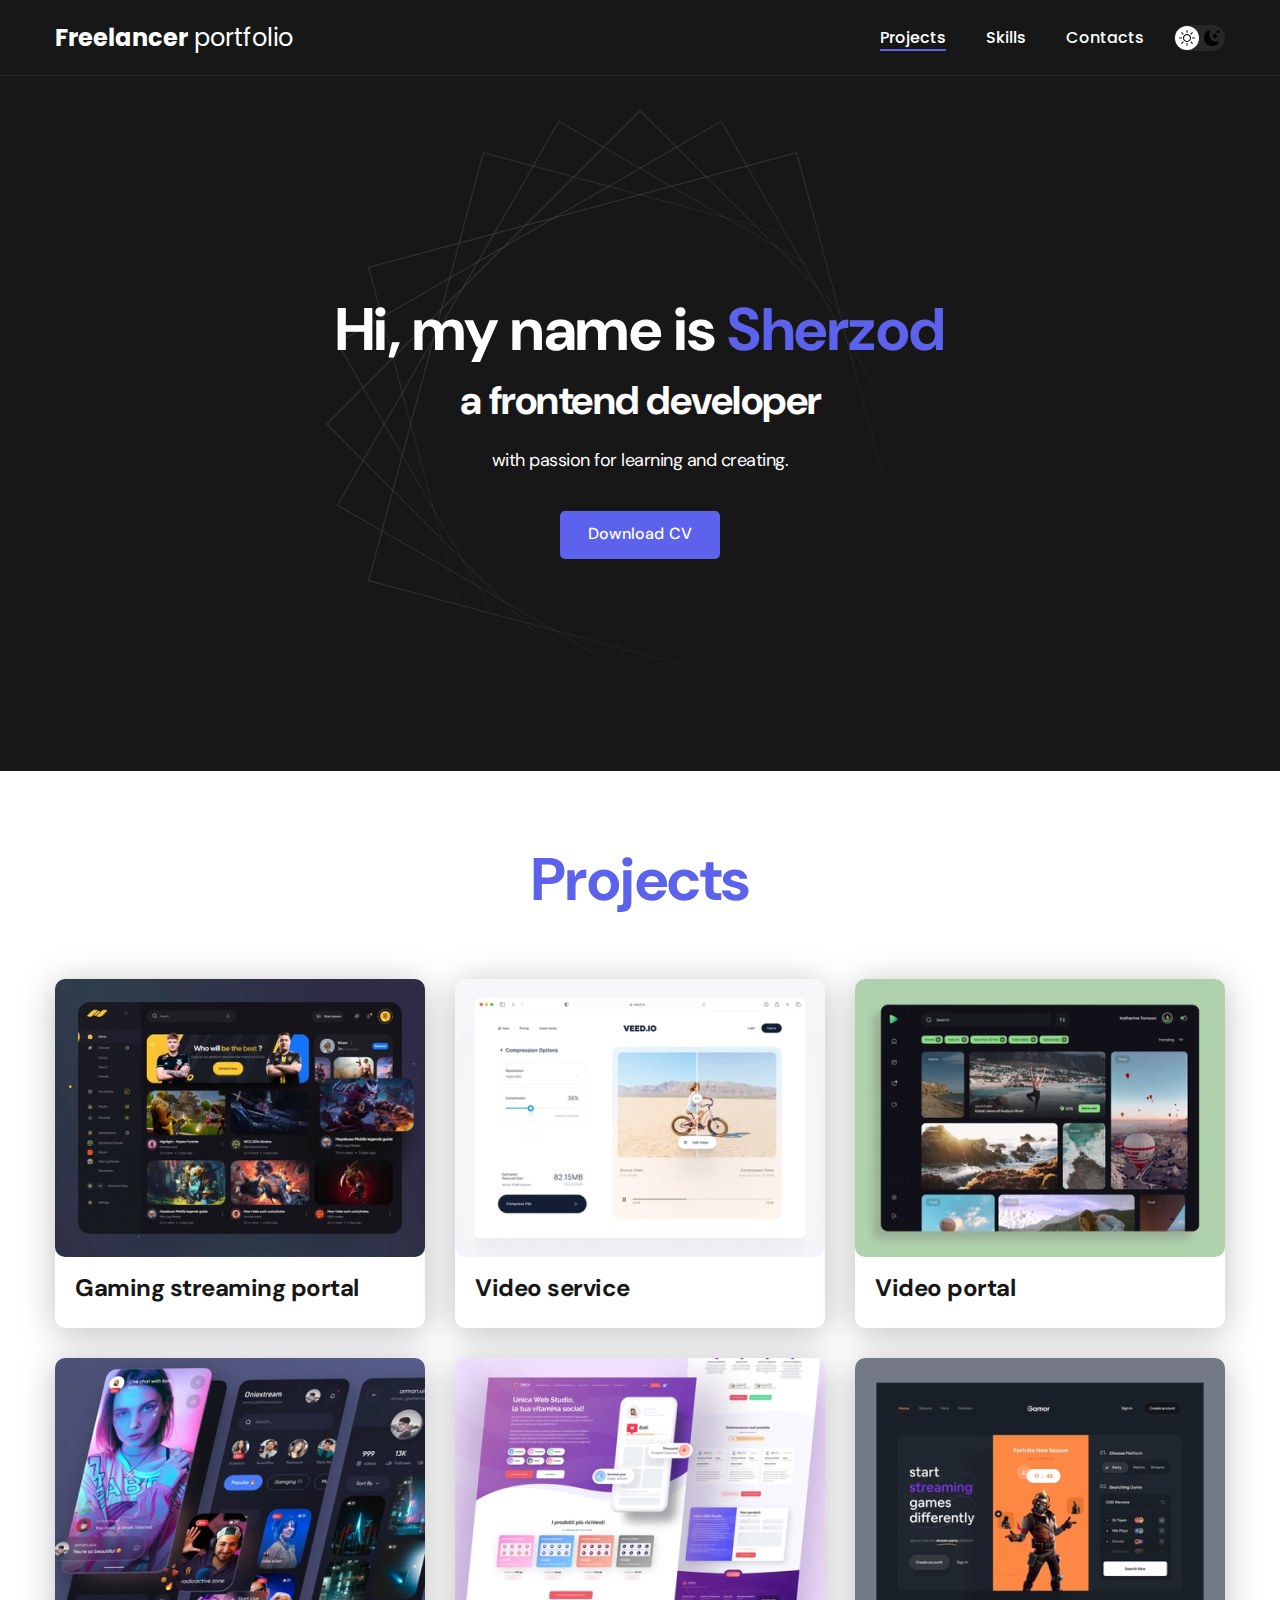
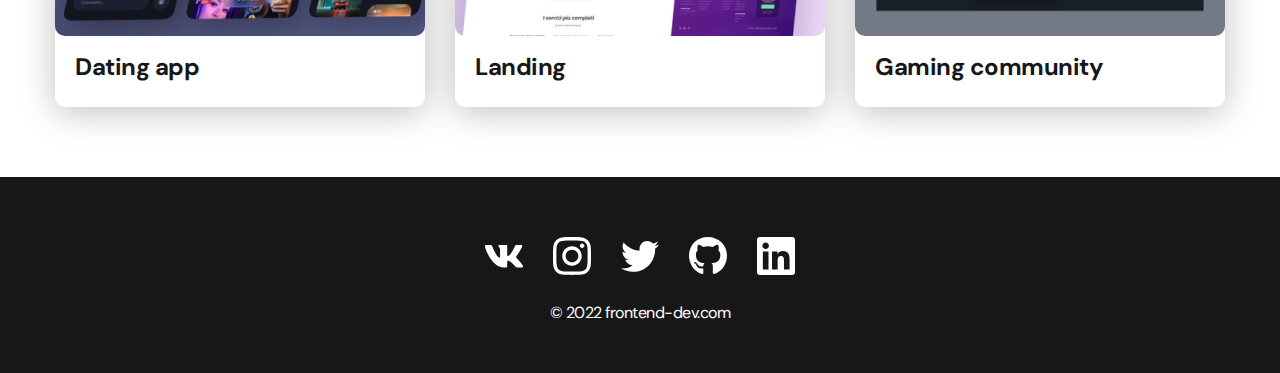
<file: index.html>
<!DOCTYPE html>
<html lang="en">
<head>
    <meta charset="UTF-8">
    <meta name="viewport" content="width=device-width, initial-scale=1.0">
    <title>Freelacer portfolio</title>
    <link rel="stylesheet" href="./css/main.css">
    <script src="./js/main.js" defer></script>
</head>
<body>
    <nav class="nav">
        <div class="container">
            <div class="nav-row">
                <a class="logo"><strong>Freelancer</strong> portfolio</a>

                <button class="dark-mode-btn">
                    <img src="./img/icons/sun.svg" alt="Light mode" class="dark-mode-btn__icon">
                    <img src="./img/icons/moon.svg" alt="Dark mode" class="dark-mode-btn__icon">
                </button>


                <ul class="nav-list">
                    <li class="nav-list__item"><a href="./index.html" class="nav-list__link nav-list__link--sctive">Projects</a></li>
                    <li class="nav-list__item"><a href="./skills.html" class="nav-list__link">Skills</a></li>
                    <li class="nav-list__item"><a href="./contacts.html" class="nav-list__link">Contacts</a></li>
                    
                </ul>
            </div>

        </div>
    </nav>

    <div class="header">
            <div class="header__wrapper">
                <h1 class="header__title"><strong>Hi, my name is <em>Sherzod</em></strong><br> a frontend developer</h1>
                <div class="header__text">
                    <P>with passion for learning and creating.</P>
                </div>
                <a href="#!" class="btn">Download CV</a>

            </div>
            
    </div>

    <main class="section">
        <div class="container">
            <h2 class="title-1">Projects</h2>
            <ul class="projects">

                <a href="./project-page.html">
                    <li class="project">
                        <img src="./img/projects/01.jpg" alt="projects_img" class="projects__img">
                        <h3 class="project-title">Gaming streaming portal</h3>
                    </li>
                </a>

                <a href="./project-page.html">
                    <li class="project">
                        <img src="./img/projects/02.jpg" alt="projects_img" class="projects__img">
                        <h3 class="project-title">Video service</h3>
                    </li>
                </a>

                <a href="./project-page.html">
                    <li class="project">
                        <img src="./img/projects/03.jpg" alt="projects_img" class="projects__img">
                        <h3 class="project-title">Video portal</h3>
                    </li>
                </a>

                <a href="./project-page.html">
                    <li class="project">
                        <img src="./img/projects/04.jpg" alt="projects_img" class="projects__img">
                        <h3 class="project-title">Dating app</h3>
                    </li>
                </a>

                <a href="./project-page.html">
                    <li class="project">
                        <img src="./img/projects/05.jpg" alt="projects_img" class="projects__img">
                        <h3 class="project-title">Landing</h3>
                    </li>
                </a>
               
                <a href="./project-page.html">
                    <li class="project">
                        <img src="./img/projects/06.jpg" alt="projects_img" class="projects__img">
                        <h3 class="project-title">Gaming community</h3>
                    </li>
                </a>
                
              
            </ul>
        </div>
    </main>

    <footer class="footer">
        <div class="container">
           <footer class="footer__wrapper">
            <ul class="social">
                <li class="social__list">
                    <a href="#!"><img src="./img/icons/vk.svg" alt="Link"></a>
                </li>

                <li class="social-list">
                    <a href="#!"><img src="./img/icons/instagram.svg" alt="Link"></a>
                </li>

                <li class="social-list">
                    <a href="#!"><img src="./img/icons/twitter.svg" alt="Link"></a>
                </li>

                <li class="social-list">
                    <a href="#!"><img src="./img/icons/gitHub.svg" alt="Link"></a>
                </li>

                <li class="social-list">
                    <a href="#!"><img src="./img/icons/linkedIn.svg" alt="Link"></a>
                </li>
               
            </ul>

            <div class="copyright">
                <p>© 2022 frontend-dev.com</p>
            </div>
           </footer>
        </div>
    </footer>

</body>
</html>
</file>
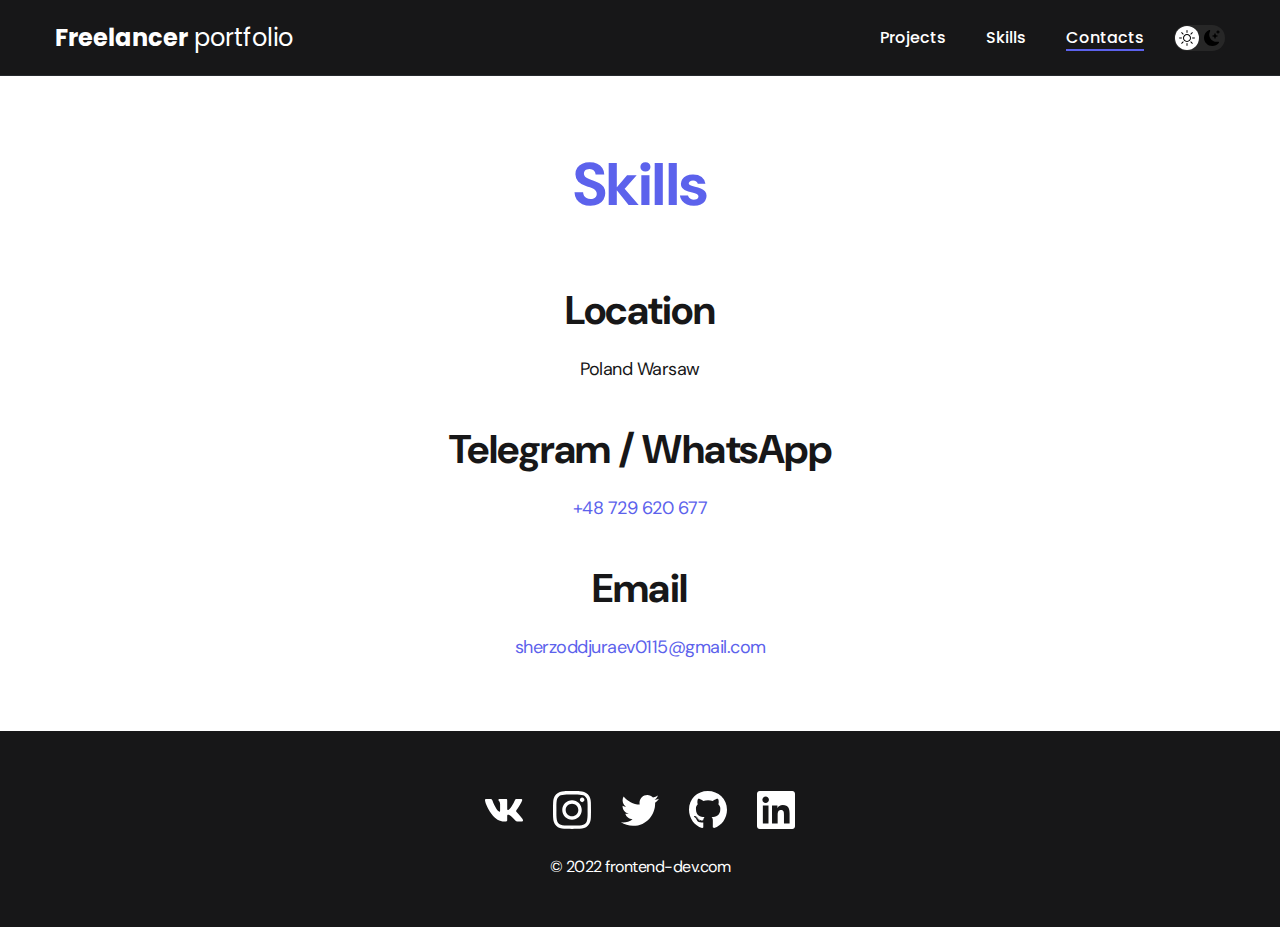
<file: contacts.html>
<!DOCTYPE html>
<html lang="en">
<head>
    <meta charset="UTF-8">
    <meta name="viewport" content="width=device-width, initial-scale=1.0">
    <title>Freelacer portfolio</title>
    <link rel="stylesheet" href="./css/main.css">
    <script src="./js/main.js" defer></script>

</head>
<body>
    <nav class="nav">
        <div class="container">
            <div class="nav-row">
                <a class="logo"><strong>Freelancer</strong> portfolio</a>
                
                   
                <button class="dark-mode-btn">
                    <img src="./img/icons/sun.svg" alt="Light mode" class="dark-mode-btn__icon">
                    <img src="./img/icons/moon.svg" alt="Dark mode" class="dark-mode-btn__icon">
                </button>

                <ul class="nav-list">
                    <li class="nav-list__item"><a href="./index.html" class="nav-list__link">Projects</a></li>
                    <li class="nav-list__item"><a href="./skills.html" class="nav-list__link">Skills</a></li>
                    <li class="nav-list__item"><a href="./contacts.html" class="nav-list__link nav-list__link--sctive">Contacts</a></li>
                    
                </ul>
            </div>

        </div>
    </nav>

    
    <main class="section">
        <div class="container">

            <h1 class="title-1">Skills</h1>

            <ul class="content-list">

                <li class="content-list__item">
                    <h2 class="title-2">Location </h2>
                    <p>Poland Warsaw</p>
                </li>

                <li class="content-list__item">
                    <h2 class="title-2">Telegram / WhatsApp</h2>
                    <p><a href="tel:+48 729 620 677">+48 729 620 677</a></p>
                </li>

                <li class="content-list__item">
                    <h2 class="title-2">Email</h2>
                    <p><a href="emailto:sherzoddjuraev0115@gmail.com">sherzoddjuraev0115@gmail.com</a></p>
                </li>

            </ul>

               
        </div>
    </main>

    <footer class="footer">
        <div class="container">
           <footer class="footer__wrapper">
            <ul class="social">
                <li class="social__list">
                    <a href="#!"><img src="./img/icons/vk.svg" alt="Link"></a>
                </li>

                <li class="social-list">
                    <a href="#!"><img src="./img/icons/instagram.svg" alt="Link"></a>
                </li>

                <li class="social-list">
                    <a href="#!"><img src="./img/icons/twitter.svg" alt="Link"></a>
                </li>

                <li class="social-list">
                    <a href="#!"><img src="./img/icons/gitHub.svg" alt="Link"></a>
                </li>

                <li class="social-list">
                    <a href="#!"><img src="./img/icons/linkedIn.svg" alt="Link"></a>
                </li>
               
            </ul>

            <div class="copyright">
                <p>© 2022 frontend-dev.com</p>
            </div>
           </footer>
        </div>
    </footer>

</body>
</html>
</file>
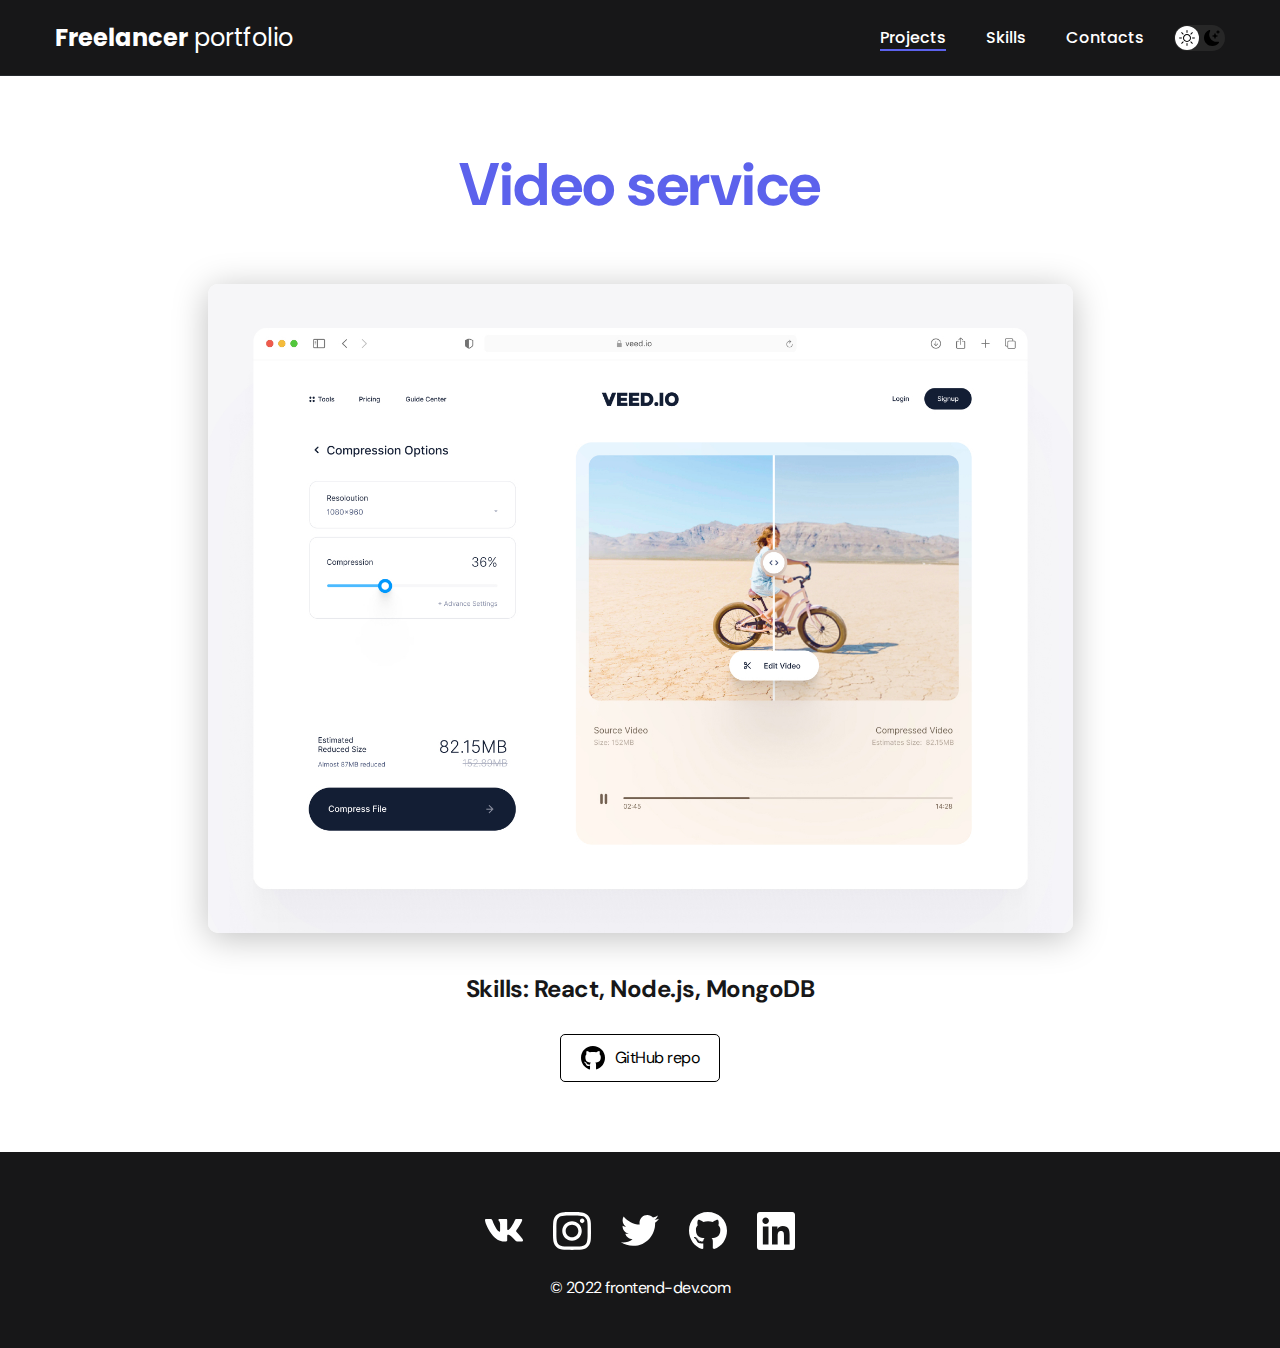
<file: project-page.html>
<!DOCTYPE html>
<html lang="en">
<head>
    <meta charset="UTF-8">
    <meta name="viewport" content="width=device-width, initial-scale=1.0">
    <title>Freelacer portfolio</title>
    <link rel="stylesheet" href="./css/main.css">
    <script src="./js/main.js" defer></script>

</head>
<body>
    <nav class="nav">
        <div class="container">
            <div class="nav-row">
                <a class="logo"><strong>Freelancer</strong> portfolio</a>
                
                <button class="dark-mode-btn">
                    <img src="./img/icons/sun.svg" alt="Light mode" class="dark-mode-btn__icon">
                    <img src="./img/icons/moon.svg" alt="Dark mode" class="dark-mode-btn__icon">
                </button>

                <ul class="nav-list">
                    <li class="nav-list__item"><a href="./index.html" class="nav-list__link nav-list__link--sctive">Projects</a></li>
                    <li class="nav-list__item"><a href="./skills.html" class="nav-list__link">Skills</a></li>
                    <li class="nav-list__item"><a href="./contacts.html" class="nav-list__link">Contacts</a></li>
                    
                </ul>
            </div>

        </div>
    </nav>

    
    <main class="section">
        <div class="container">
            <div class="project-details">
                <h1 class="title-1">Video service</h1>
                <img src="./img/projects/02-big.jpg" alt="" class="project-details__cover">
                <div class="project-details__dscr">
                    <p>Skills: React, Node.js, MongoDB</p>
                </div>

                <a href="#!" class="btn-outline">
                    <img src="./img/icons/gitHub-black.svg" alt="">
                    GitHub repo
                </a>
            </div>
        </div>
    </main>

    <footer class="footer">
        <div class="container">
           <footer class="footer__wrapper">
            <ul class="social">
                <li class="social__list">
                    <a href="#!"><img src="./img/icons/vk.svg" alt="Link"></a>
                </li>

                <li class="social-list">
                    <a href="#!"><img src="./img/icons/instagram.svg" alt="Link"></a>
                </li>

                <li class="social-list">
                    <a href="#!"><img src="./img/icons/twitter.svg" alt="Link"></a>
                </li>

                <li class="social-list">
                    <a href="#!"><img src="./img/icons/gitHub.svg" alt="Link"></a>
                </li>

                <li class="social-list">
                    <a href="#!"><img src="./img/icons/linkedIn.svg" alt="Link"></a>
                </li>
               
            </ul>

            <div class="copyright">
                <p>© 2022 frontend-dev.com</p>
            </div>
           </footer>
        </div>
    </footer>

</body>
</html>
</file>
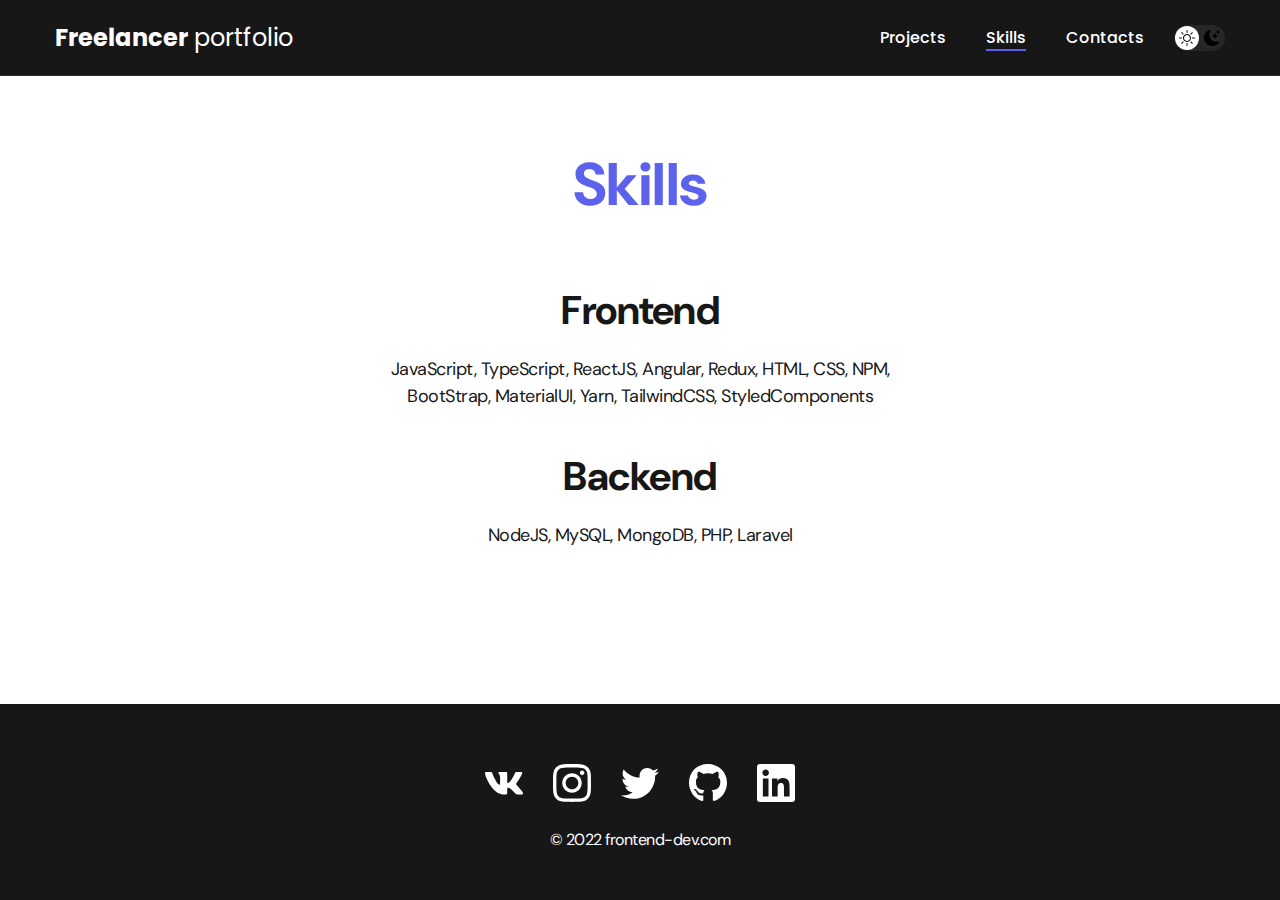
<file: skills.html>
<!DOCTYPE html>
<html lang="en">
<head>
    <meta charset="UTF-8">
    <meta name="viewport" content="width=device-width, initial-scale=1.0">
    <title>Freelacer portfolio</title>
    <link rel="stylesheet" href="./css/main.css">
    <script src="./js/main.js" defer></script>

</head>
<body>
    <nav class="nav">
        <div class="container">
            <div class="nav-row">
                <a class="logo"><strong>Freelancer</strong> portfolio</a>

                   
                <button class="dark-mode-btn">
                    <img src="./img/icons/sun.svg" alt="Light mode" class="dark-mode-btn__icon">
                    <img src="./img/icons/moon.svg" alt="Dark mode" class="dark-mode-btn__icon">
                </button>
                
                <ul class="nav-list">
                    <li class="nav-list__item"><a href="./index.html" class="nav-list__link">Projects</a></li>
                    <li class="nav-list__item"><a href="./skills.html" class="nav-list__link nav-list__link--sctive">Skills</a></li>
                    <li class="nav-list__item"><a href="./contacts.html" class="nav-list__link">Contacts</a></li>
                    
                </ul>
            </div>

        </div>
    </nav>

    
    <main class="section">
        <div class="container">

            <h1 class="title-1">Skills</h1>

            <ul class="content-list">

                <li class="content-list__item">
                    <h2 class="title-2">Frontend </h2>
                    <p>JavaScript, TypeScript, ReactJS, Angular, Redux, HTML, CSS, NPM, BootStrap, MaterialUI, Yarn, TailwindCSS, StyledComponents</p>
                </li>

                <li class="content-list__item">
                    <h2 class="title-2">Backend</h2>
                    <p>NodeJS, MySQL, MongoDB, PHP, Laravel</p>
                </li>

            </ul>

               
        </div>
    </main>

    <footer class="footer">
        <div class="container">
           <footer class="footer__wrapper">
            <ul class="social">
                <li class="social__list">
                    <a href="#!"><img src="./img/icons/vk.svg" alt="Link"></a>
                </li>

                <li class="social-list">
                    <a href="#!"><img src="./img/icons/instagram.svg" alt="Link"></a>
                </li>

                <li class="social-list">
                    <a href="#!"><img src="./img/icons/twitter.svg" alt="Link"></a>
                </li>

                <li class="social-list">
                    <a href="#!"><img src="./img/icons/gitHub.svg" alt="Link"></a>
                </li>

                <li class="social-list">
                    <a href="#!"><img src="./img/icons/linkedIn.svg" alt="Link"></a>
                </li>
               
            </ul>

            <div class="copyright">
                <p>© 2022 frontend-dev.com</p>
            </div>
           </footer>
        </div>
    </footer>

</body>
</html>
</file>
<file: css/main.css>
@import './reset.css';
@import url('https://fonts.googleapis.com/css2?family=DM+Sans:wght@400;500;700&family=Poppins:wght@400;500;700&display=swap');


/* 
font-family: 'DM Sans', sans-serif;
font-family: 'Poppins', sans-serif;
 */

 /* *{
    border: 1px solid red;
 } */


 :root{
    --blackpure: #000;
    --black: #171718;
    --black-border: #26292d;
    --white: #fff;
    --purple: #5c62ec;

    --text-color: var(--black);
    --dark-bg: var(--black);
    --dark-border: var(--black-border);
    --header-text: var(--white);
    --accent: var(--purple);

    /* light mode */

    --page-bg: var(--white);
    --text-color: var(--black);

    --title-1: var(--accent);

    --project-card-bg: var(--white);
    --project-card-text: var(--black);

    --box-shadow: 0px 5px 35px rgba(0, 0, 0, 0.25);


 }

 .dark{
    --page-bg: #252526;
    --text-color: var(--white);
    --title-1: var(--white);

    
    --project-card-bg: var(--black);
    --project-card-text: var(--white);
    --box-shadow: 0px 5px 35px rgba(0, 0, 0, 0.8);

 }



 html, body{
    display: flex;
    flex-direction: column;
    min-height: 100vh;

    font-family: 'DM Sans', sans-serif;
    letter-spacing: -0.5px;

    /* color mode */
    background-color: var(--page-bg);
    color: var(--text-color);

}


/* Generals */

.container{
    margin: 0 auto;
    padding: 0 15px;
    max-width: 1200px;
}

.none{
    display: none !important;
}



.section {
    padding: 70px 0;

}

.title-1 {
    margin-bottom: 60px;
    font-size: 60px;
    font-weight: 700;
    line-height: 1.3;
    color: var(--title-1);
    text-align: center;
}

.title-2 {
    margin-bottom: 20px;
    font-size: 40px;
    line-height: 1.3;
    font-weight: 700;
}


/* Nav */

.nav{
    padding: 20px 0;
    border-bottom: 1px solid var(--dark-border);
    background-color: var(--dark-bg);
    color: var(--white);
    letter-spacing: normal;
}

.nav-row{
    display: flex;
    justify-content: flex-end;
    align-items: center;
    column-gap: 30px;
    row-gap: 20px;
    flex-wrap: wrap;
}

.logo{
    margin-right: auto;
    color: var(--header-text);
    font-size: 24px;
    font-family: 'Poppins', sans-serif;
}

.logo strong{
    font-weight: 700;
}


.nav-list{
    display: flex;
    flex-wrap: wrap;
    align-items: center;
    column-gap: 40px;
    row-gap: 10px;
    font-size: 16px;
    font-weight: 500;
    font-family: 'Poppins', sans-serif;
}


.nav-list__link{
    color: var(--header-text);
    transition: 0.2s ease-in;
}

.nav-list__link:hover{
    opacity: 0.8;
}

.nav-list__link--sctive{
    position: relative;
}

.nav-list__link--sctive::before{
    content: "";

    position: absolute;
    left: 0;
    top: 100%;

    display: block;
    height: 2px;
    width: 100%;
    background-color: var(--accent);
}

/* Dark mode btn */

.dark-mode-btn {
    position: relative;
    display: flex;
    justify-content: space-between;
    order: 9;
    width: 51px;
    height: 26px;
    padding: 5px;
    border-radius: 50px;
    background-color: #272727;
}

.dark-mode-btn::before{
    content: "";

    position: absolute;
    top: 1px;
    left: 1px;

    display: block;
    width: 24px;
    height: 24px;
    border-radius: 50%;
    background-color: var(--white);

    transition: left 0.2s ease-in;
}
.dark-mode-btn__active::before{
    left: 26px;
}


.dark-mode-btn__icon {
    position: relative;

    z-index: 9;
}



/* Header */

.header {
    min-height: 695px;
    padding: 40px 0;

    display: flex;
    justify-content: center;
    align-items: center;

    background-color: var(--dark-bg);
    background-image: url('./../img/header-bg.png');
    background-repeat: no-repeat;
    background-size: auto;
    background-position: center center;

    color: var(--header-text);
    text-align: center;
}

.header__wrapper{
    padding: 0 15px;
    max-width: 700px;
}


.header__title{
    margin-bottom: 20px;
    font-size: 40px;
    font-weight: 700;
    line-height: 1.4;

}

.header__title strong{
    font-size: 60px;
    font-weight: 700;
}

.header__title em{
    font-style: normal;
    color: var(--accent);
}

.header__text{
    margin-bottom: 40px;
    font-size: 18px;
    line-height: 1.333;

}

.header__text p + p{
    margin-top: 0.5em;

}

/* Btn */

.btn {
    display: inline-block;
    height: 48px;
    padding: 12px 28px;
    border-radius: 5px;

    color: var(--white);
    background-color: var(--accent);

    letter-spacing: 0.15px;
    font-size: 16px;
    font-weight: 500;

    transition: opacity 0.2s ease-in;
}

.btn:hover{
    opacity: 0.8;
}

.btn:active{
    position: relative;
    top: 1px;
}

/* btn outline */


.btn-outline {
    display: flex;
    align-items: center;
    column-gap: 10px;

    height: 48px;
    padding: 12px 20px;

    border-radius: 5px;
    border: 1px solid var(--blackpure);
    color: var(--blackpure);
    background-color: var(--white);

    transition: opacity 0.2s ease-in;

  
}

.btn-outline:hover{
    opacity: 0.8;
}

.btn-outline:active{
    position: relative;
    top: 1px;
}



/* Projects */




.projects {
    display: flex;
    justify-content: center;
    flex-wrap: wrap;
    column-gap: 30px;
    row-gap: 30px;

}


.project {
    min-width: 370px;
    background-color: var(--project-card-bg);
    box-shadow: var(--box-shadow);
    border-radius: 10px;

    
}

.projects__img{
    border-radius: 10px;
		
}


.project-title {
    padding: 15px 20px 25px;
    font-size: 24px;
    line-height: 1.3;
    font-weight: 700;
    color: var(--project-card-text);

}

/* Project details */

.project-details {
    margin: 0 auto;
    max-width: 865px;

    display: flex;
    flex-direction: column;
    align-items: center;

    text-align: center;
}

.project-details__cover {
    max-width: 100%;
    margin-bottom: 40px;
    box-shadow: 0px 5px 35px rgba(0, 0, 0, 0.25);
    border-radius: 10px;
}

.project-details__dscr {
    margin-bottom: 30px;
    font-weight: 700;
    font-size: 24px;
    line-height: 1.3;
}

/* Content list */


.content-list {
    margin: 0 auto;
    max-width: 570px;
    display: flex;
    flex-direction: column;
    row-gap: 40px;
    align-items: center;
    text-align: center;

}

.content-list a{
    color: var(--accent);
}

.content-list__item {
    font-size: 18px;
    line-height: 1.5;
}
.content-list__item p + p{
    margin-top: 0.5em;
}




/* Footer */

.footer {
    margin-top: auto;
    padding: 60px 0 50px;
    background-color: var(--dark-bg);
    color: var(--header-text);
}

.footer__wrapper{
    display: flex;
    flex-direction: column;
    row-gap: 27px;
    align-items: center;
}

.social {
    display: flex;
    column-gap: 30px;
    align-items: center;

}

.copyright {
    font-size: 16px;
}

.copyright p+p {
    margin-top: 0.5em;
}



@media (max-width: 620px){

    /* Header */

    .header{
        min-height: unset;
    }

    .header__title{
        font-size: 30px;
    }
    
    .header__title strong{
        font-size: 40px;
    }

    /* Nav row */

    .nav-row{
        justify-content: space-between;
    }

    .dark-mode-btn{
        order: 0;
    }

    /* General */

    .section{
        padding: 40px 0;
    }

    .title-1{
        margin-bottom: 30px;
        font-size: 40px;
    }

    .title-2{
        margin-bottom: 10px;
        font-size: 30px;
    }

    /* Projects */

    .project-title{
        font-size: 22px;
    }

    .project-details__dscr{
        margin-bottom: 20px;
        font-size: 22px;
    }

    /* Footer */

    .footer{
        padding: 40px 0 30px;
    }

    .footer__wrapper{
        row-gap: 20px;
    }

    /* Social */

    .social{
        column-gap: 20px;
    }

    .social__item{
        width: 28px;
    }

    .content-list{
        row-gap: 20px;
    }

    .content-list__item{
        font-size: 16px;
    }
}
</file>
